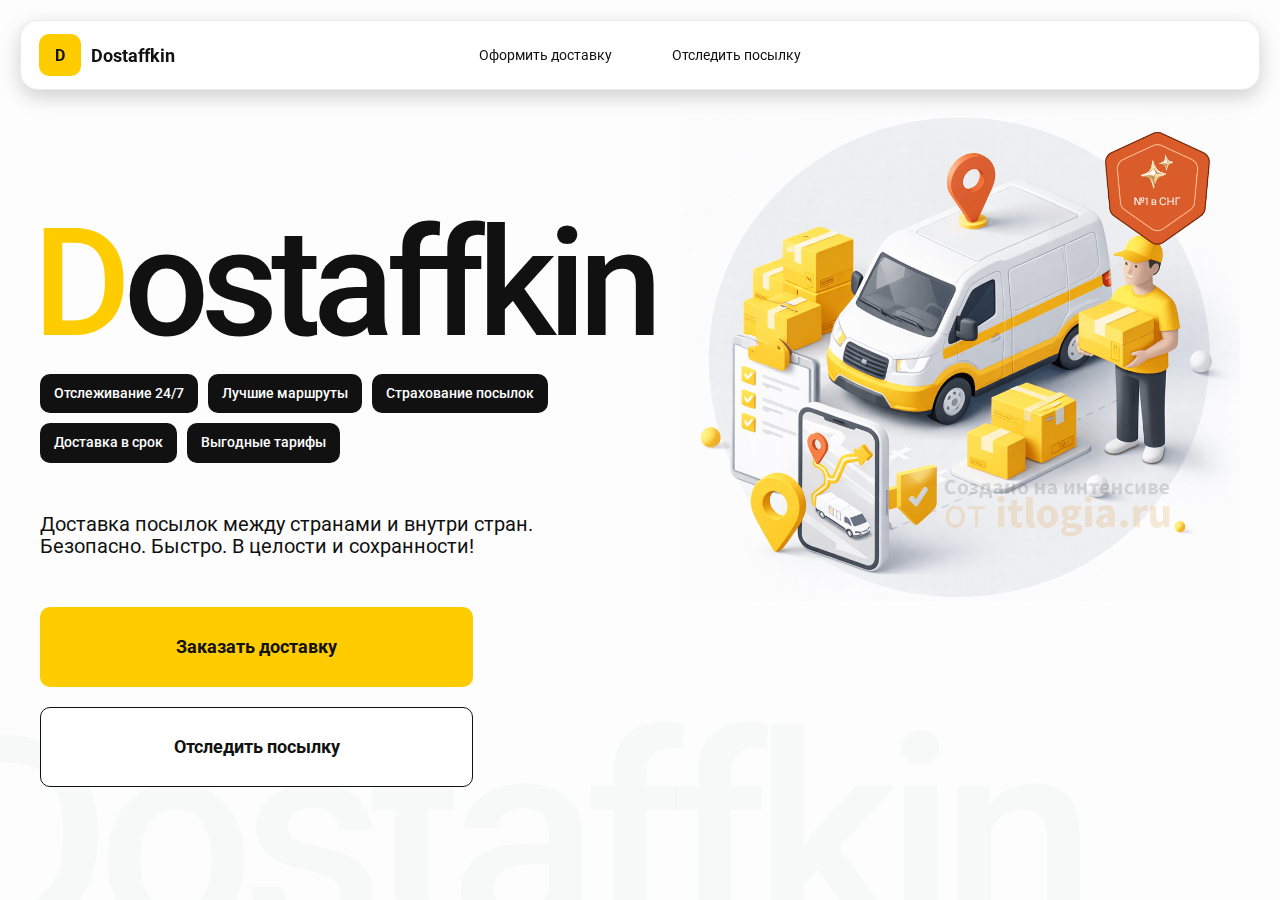
<file: index.html>
<!doctype html>
<html lang="ru">

<head>
    <meta charset="utf-8" />
    <meta name="viewport" content="width=device-width,initial-scale=1,maximum-scale=1,user-scalable=0" />
    <title>Dostaffkin — Доставка посылок между странами и внутри стран. Безопасно. Быстро. В целости и сохранности!
    </title>
    <link rel="stylesheet" href="styles/base.css" />
    <link rel="stylesheet" href="styles/base_adaptive.css" />
    <link rel="stylesheet" href="styles/index.css" />
    <link rel="stylesheet" href="styles/index_adaptive.css" />
</head>

<body>
    <div class="container">
        <header class="header">
            <a class="header-brand" href="#">
                <div class="header-logo">D</div>
                <div class="header-title">Dostaffkin</div>
            </a>
            <nav class="header-menu">
                <a class="header-link" href="./order.html">Оформить <span>доставку</span></a>
                <a class="header-link" href="./track.html">Отследить <span>посылку</span></a>
            </nav>


        </header>
        <main class="main">
            <section class="main-info">
                <div class="main-title">
                    <span>D</span>ostaffkin
                </div>
                <div class="main-features">
                    <div class="main-feature">Отслеживание 24/7</div>
                    <div class="main-feature">Лучшие маршруты</div>
                    <div class="main-feature">Страхование посылок</div>
                    <div class="main-feature">Доставка в срок</div>
                    <div class="main-feature">Выгодные тарифы</div>
                </div>
                <div class="main-description">
                    Доставка посылок между странами и внутри стран.
                    Безопасно. Быстро. В целости и сохранности!
                </div>
                <div class="main-actions">
                    <a class="button" type="button" href="./order.html">Заказать доставку</a>
                    <a class="button button-white" type="button" href="./track.html">Отследить посылку</a>
                </div>
            </section>
            <div class="main-title-ghost">Dostaffkin</div>
            <section class="main-image">
                <img src="images/main-image.png" alt="Main image" />
            </section>
        </main>
    </div>
</body>

</html>
</file>
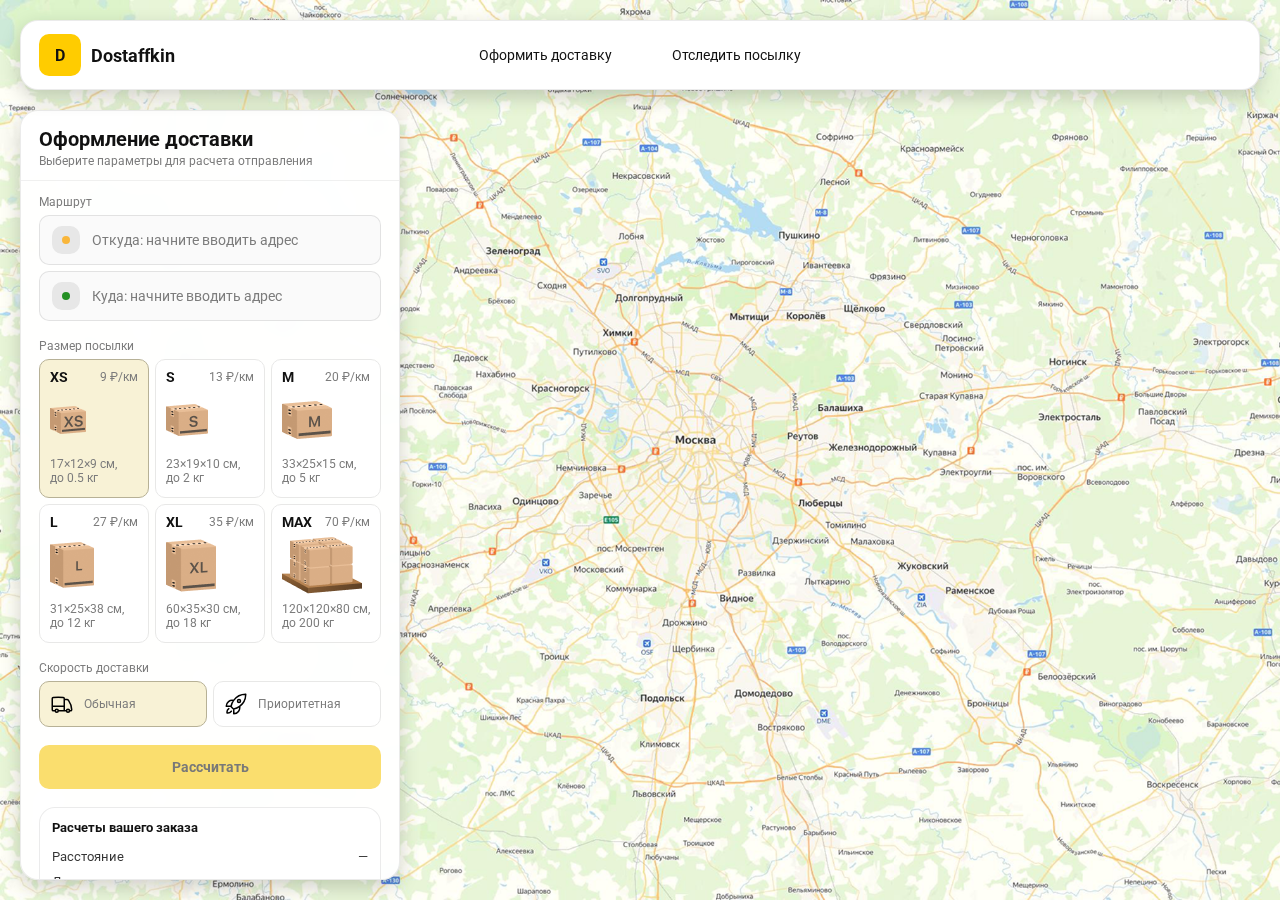
<file: order.html>
<!doctype html>
<html lang="ru">

<head>
    <meta charset="utf-8" />
    <meta name="viewport" content="width=device-width,initial-scale=1,maximum-scale=1,user-scalable=0" />
    <title>Оформление доставки</title>

    <link rel="stylesheet" href="styles/base.css" />
    <link rel="stylesheet" href="styles/base_adaptive.css" />

    <link rel="stylesheet" href="styles/order.css" />
    <link rel="stylesheet" href="styles/order_adaptive.css" />
</head>

<body>
    <div id="map"></div>
    <header class="header">
        <a class="header-brand" href="./index.html">
            <div class="header-logo">D</div>
            <div class="header-title">Dostaffkin</div>
        </a>
        <nav class="header-menu">
            <a class="header-link" href="#">Оформить <span>доставку</span></a>
            <a class="header-link" href="./track.html">Отследить <span>посылку</span></a>
        </nav>


    </header>
    <aside class="main" id="sidebar">
        <div class="main-header">
            <div class="main-title">Оформление доставки</div>
            <div class="main-text">Выберите параметры для расчета отправления</div>
        </div>
        <div class="main-content">
            <div class="main-route">
                <div class="main-block-title">Маршрут</div>
                <div class="main-fields">
                    <div class="main-field" id="fromField">
                        <div class="main-pin"></div>
                        <input id="from" placeholder="Откуда: начните вводить адрес" autocomplete="off" />
                        <div class="main-ac" id="fromAc" role="listbox" aria-label="Подсказки адресов"></div>
                    </div>

                    <div class="main-field" id="toField">
                        <div class="main-pin"></div>
                        <input id="to" placeholder="Куда: начните вводить адрес" autocomplete="off" />
                        <div class="main-ac" id="toAc" role="listbox" aria-label="Подсказки адресов"></div>
                    </div>
                </div>
            </div>
            <div class="main-package">
                <div class="main-block-title">Размер посылки</div>

                <div class="main-sizes">
                    <div class="main-size-card is-active" data-value="xs">
                        <div class="main-size-top">
                            <div class="main-size-label">XS</div>
                            <div class="main-size-rate">9 ₽/км</div>
                        </div>
                        <div class="main-size-media">
                            <img src="images/sizes/xs.png" alt="Короб XS" />
                        </div>
                        <div class="main-size-description">17×12×9 см,<br>до 0.5 кг</div>
                    </div>

                    <div class="main-size-card" data-value="s">
                        <div class="main-size-top">
                            <div class="main-size-label">S</div>
                            <div class="main-size-rate">13 ₽/км</div>
                        </div>
                        <div class="main-size-media">
                            <img src="images/sizes/s.png" alt="Короб S" />
                        </div>
                        <div class="main-size-description">23×19×10 см,<br>до 2 кг</div>
                    </div>

                    <div class="main-size-card" data-value="m">
                        <div class="main-size-top">
                            <div class="main-size-label">M</div>
                            <div class="main-size-rate">20 ₽/км</div>
                        </div>
                        <div class="main-size-media">
                            <img src="images/sizes/m.png" alt="Короб M" />
                        </div>
                        <div class="main-size-description">33×25×15 см,<br>до 5 кг</div>
                    </div>

                    <div class="main-size-card" data-value="l">
                        <div class="main-size-top">
                            <div class="main-size-label">L</div>
                            <div class="main-size-rate">27 ₽/км</div>
                        </div>
                        <div class="main-size-media">
                            <img src="images/sizes/l.png" alt="Короб L" />
                        </div>
                        <div class="main-size-description">31×25×38 см,<br>до 12 кг</div>
                    </div>

                    <div class="main-size-card" data-value="xl">
                        <div class="main-size-top">
                            <div class="main-size-label">XL</div>
                            <div class="main-size-rate">35 ₽/км</div>
                        </div>
                        <div class="main-size-media">
                            <img src="images/sizes/xl.png" alt="Короб XL" />
                        </div>
                        <div class="main-size-description">60×35×30 см,<br>до 18 кг</div>
                    </div>

                    <div class="main-size-card" data-value="max">
                        <div class="main-size-top">
                            <div class="main-size-label">MAX</div>
                            <div class="main-size-rate">70 ₽/км</div>
                        </div>
                        <div class="main-size-media main-size-media-palleta">
                            <img src="images/sizes/max.png" alt="Паллета" />
                        </div>
                        <div class="main-size-description">120×120×80 см,<br>до 200 кг</div>
                    </div>
                </div>
            </div>
            <div class="main-speed">
                <div class="main-block-title">Скорость доставки</div>

                <div class="main-speeds">
                    <div class="main-speed-card is-active" data-value="regular">
                        <img class="main-speed-media" src="images/icons/regular.svg" alt="Regular" />
                        <div class="main-speed-description">Обычная</div>
                    </div>
                    <div class="main-speed-card" data-value="fast">
                        <img class="main-speed-media" src="images/icons/fast.svg" alt="Fast" />
                        <div class="main-speed-description">Приоритетная</div>
                    </div>

                </div>
            </div>
            <div class="main-calculate-block">
                <button id="calc" class="button calculate-button" type="button" disabled>Рассчитать</button>
            </div>
            <div class="main-result" id="result">
                <div class="main-result-title">Расчеты вашего заказа</div>
                <div class="main-result-lines">
                    <div class="main-result-line"><span>Расстояние</span><span id="distanceValue">—</span></div>
                    <div class="main-result-line"><span>Доставим через</span><span id="durationValue">—</span></div>
                    <div class="main-result-line"><span>Тариф</span><span id="rateValue">—</span></div>
                </div>
                <div class="main-price">
                    <div class="main-price-label">Итого</div>
                    <div class="main-price-value" id="totalValue">—</div>
                </div>
            </div>
            <div class="main-order-box">
                <div class="main-order-form" id="orderForm">
                    <div class="main-order-title">Оформление доставки</div>
                    <div class="main-block-info-row">
                        <div class="main-block-title">Контакты</div>
                        <div class="order-fields">
                            <div class="main-field">
                                <input id="customerName" placeholder="Ваше имя" autocomplete="off" />
                            </div>
                            <div class="main-field">
                                <input id="customerPhone" placeholder="Ваш телефон" autocomplete="off"
                                    inputmode="tel" />
                            </div>
                        </div>
                    </div>
                    <div class="main-block-info-row extra-info">
                        <div class="main-block-title">Дополнительная информация</div>
                        <div class="main-field textarea">
                            <textarea id="comment" placeholder="Детали доставки и комментарии"></textarea>
                        </div>
                    </div>
                    <button id="submit" class="button main-submit-request" type="button" disabled>Отправить
                        заявку
                    </button>
                </div>

                <div class="main-order-success" id="orderSuccess">
                    <div class="main-success-icon">✓</div>
                    <div class="main-success-title">Заявка отправлена!</div>
                    <div class="main-success-title">Номер отправления – <span id="orderId"></span></div>
                    <div class="main-success-subtitle">Мы скоро свяжемся с вами</div>
                </div>
            </div>
        </div>
    </aside>

</body>

</html>
</file>
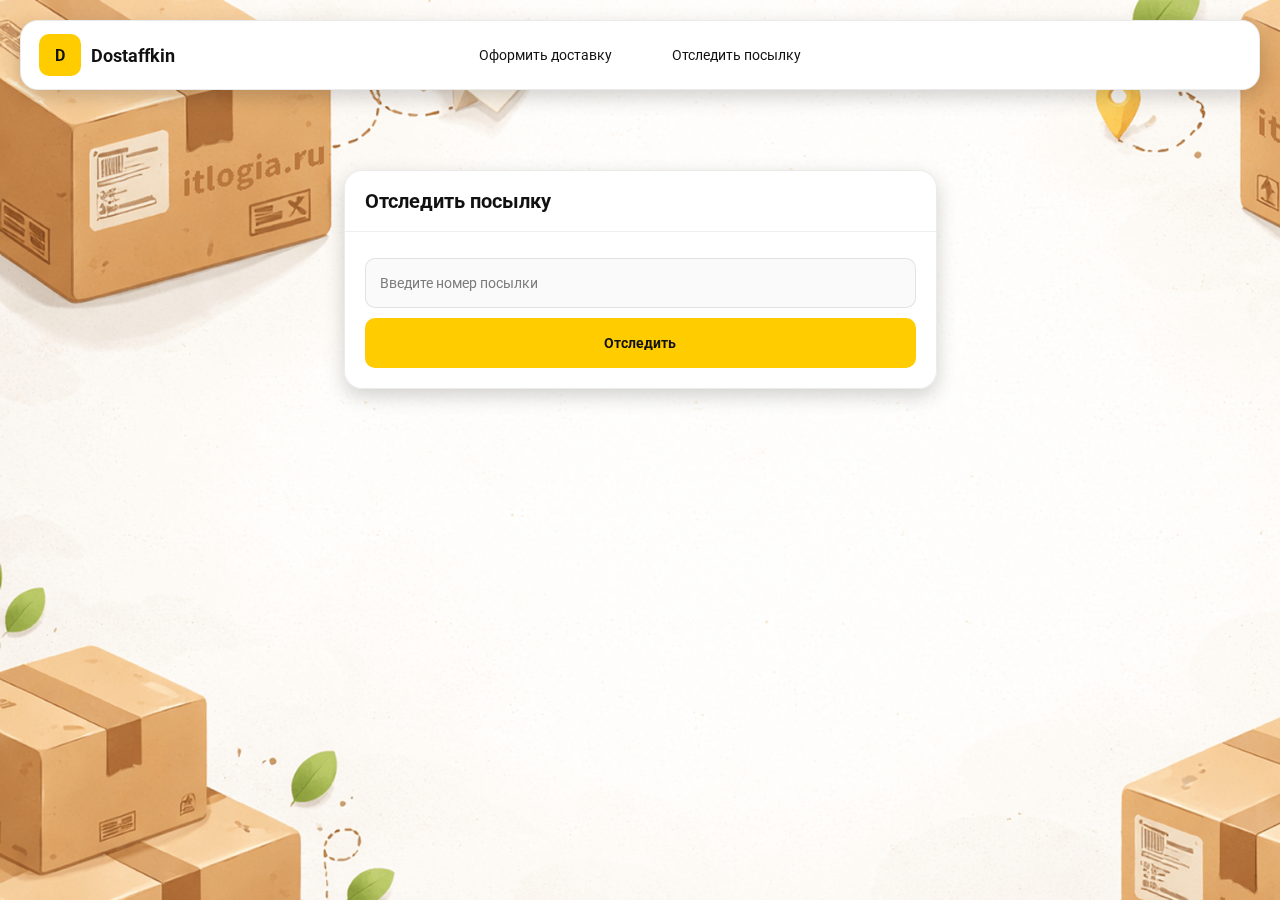
<file: track.html>
<!doctype html>
<html lang="ru">

<head>
    <meta charset="utf-8" />
    <meta name="viewport" content="width=device-width,initial-scale=1,maximum-scale=1,user-scalable=0" />
    <title>Отследить посылку</title>
    <link rel="stylesheet" href="styles/base.css" />
    <link rel="stylesheet" href="styles/base_adaptive.css" />

    <link rel="stylesheet" href="styles/track.css" />
    <link rel="stylesheet" href="styles/track_adaptive.css" />
</head>

<body>
    <div class="container">
        <header class="header">
            <a class="header-brand" href="./index.html">
                <div class="header-logo">D</div>
                <div class="header-title">Dostaffkin</div>
            </a>
            <nav class="header-menu">
                <a class="header-link" href="./order.html">Оформить <span>доставку</span></a>
                <a class="header-link" href="#">Отследить <span>посылку</span></a>
            </nav>
        </header>
        <main class="track-content">
            <section class="track-card track-search">
                <div class="track-title">Отследить посылку</div>
                <div class="track-action">
                    <div class="main-field track-field">
                        <input id="trackNumber" placeholder="Введите номер посылки" autocomplete="off" />
                    </div>
                    <button id="trackButton" class="button track-button" type="button">Отследить</button>
                </div>
            </section>
            <section class="track-card track-result" id="trackResult">
                <div class="track-result-header">
                    <div class="track-id" id="trackIdValue"></div>
                    <div class="track-routes">
                        <div class="track-route">
                            <div class="track-route-pin">
                                <svg xmlns="http://www.w3.org/2000/svg" fill="none" viewBox="0 0 24 24"
                                    stroke-width="1.5" stroke="orange" class="size-6">
                                    <path stroke-linecap="round" stroke-linejoin="round"
                                        d="M15 10.5a3 3 0 1 1-6 0 3 3 0 0 1 6 0Z" />
                                    <path stroke-linecap="round" stroke-linejoin="round"
                                        d="M19.5 10.5c0 7.142-7.5 11.25-7.5 11.25S4.5 17.642 4.5 10.5a7.5 7.5 0 1 1 15 0Z" />
                                </svg>
                            </div>
                            <div class="track-route-address" id="trackFromValue">
                                Откуда: Москва, улица Арбат, 1
                            </div>
                        </div>
                        <div class="track-route track-route-arrow">
                            <svg xmlns="http://www.w3.org/2000/svg" fill="none" viewBox="0 0 24 24" stroke-width="1.5"
                                stroke="currentColor" class="size-6">
                                <path stroke-linecap="round" stroke-linejoin="round"
                                    d="M19.5 13.5 12 21m0 0-7.5-7.5M12 21V3" />
                            </svg>
                        </div>
                        <div class="track-route">
                            <div class="track-route-pin">
                                <svg xmlns="http://www.w3.org/2000/svg" fill="none" viewBox="0 0 24 24"
                                    stroke-width="1.5" stroke="green" class="size-6">
                                    <path stroke-linecap="round" stroke-linejoin="round"
                                        d="M15 10.5a3 3 0 1 1-6 0 3 3 0 0 1 6 0Z" />
                                    <path stroke-linecap="round" stroke-linejoin="round"
                                        d="M19.5 10.5c0 7.142-7.5 11.25-7.5 11.25S4.5 17.642 4.5 10.5a7.5 7.5 0 1 1 15 0Z" />
                                </svg>
                            </div>
                            <div class="track-route-address" id="trackToValue">
                                Куда: Минск, проспект Независимости, 58
                            </div>
                        </div>
                    </div>
                </div>
                <div class="track-info">
                    <div class="track-status-title">Статус данной посылки:</div>
                    <div class="track-status-list" id="trackStatusList">


                        <div class="track-status created">
                            <img src="images/icons/created.svg" class="track-status-icon" alt="Created">
                            <div class="track-status-text">
                                <div class="track-status-text-state">Создан</div>
                                <div class="track-status-text-date">10.01.2026</div>
                            </div>
                        </div>

                        <div class="track-status in-way">
                            <img src="images/icons/in-way.svg" class="track-status-icon" alt="In way">
                            <div class="track-status-text">
                                <div class="track-status-text-state">В пути: Москва</div>
                                <div class="track-status-text-date">18.01.2026</div>
                            </div>
                        </div>

                        <div class="track-status ready">
                            <img src="images/icons/ready.svg" class="track-status-icon" alt="Ready">
                            <div class="track-status-text">
                                <div class="track-status-text-state">Готов к выдаче</div>
                                <div class="track-status-text-date">25.01.2026</div>
                            </div>
                        </div>

                        <div class="track-status done">
                            <img src="images/icons/done.svg" class="track-status-icon" alt="Done">
                            <div class="track-status-text">
                                <div class="track-status-text-state">Вручен</div>
                                <div class="track-status-text-date">27.01.2026</div>
                            </div>
                        </div>

                    </div>
                </div>
            </section>
        </main>
    </div>

</body>

</html>
</file>
<file: styles/base.css>
*,
*::before,
*::after {
    box-sizing: border-box;
}

@font-face {
    font-family: "Roboto";
    src: url("../fonts/Roboto-Regular.ttf");
    font-weight: normal;
}

@font-face {
    font-family: "Roboto";
    src: url("../fonts/Roboto-Bold.ttf");
    font-weight: bold;
}

@font-face {
    font-family: "Roboto";
    src: url("../fonts/Roboto-Medium.ttf");
    font-weight: 500;
}

html,
body {
    margin: 0;
    color: #111111;
    font-family: "Roboto", sans-serif;
}

body {
    background: #FDFDFD;
}

.header {
    border-radius: 18px;
    box-shadow: 0 7px 20px 0 #0000002E;
    backdrop-filter: blur(10px);
    background: #ffffff;
    left: 20px;
    border: 1px solid rgba(0, 0, 0, 0.08);
    position: fixed;
    right: 20px;
    top: 20px;
    padding: 14px 18px;
    height: 70px;
    display: flex;
    align-items: center;
    z-index: 6;
}

.header-brand {
    display: flex;
    align-items: center;
    text-decoration: none;
    gap: 10px;
}

.header-logo {
    width: 42px;
    height: 42px;
    border-radius: 10px;
    background: #FFCC00;
    display: grid;
    place-items: center;
    font-weight: bold;
    color: #111;
}

.header-title {
    font-size: 18px;
    font-weight: bold;
    color: #111111;
    text-decoration: none;
}

.header-menu {
    display: flex;
    align-items: center;
    gap: 60px;
    margin: 0;
    position: absolute;
    left: 50%;
    transform: translateX(-50%);
}

.header-link {
    font-size: 14px;
    color: #111111;
    text-decoration: none;
}

.button {
    border: 0;
    outline: none;
    height: 44px;
    border-radius: 10px;
    font-size: 14px;
    font-weight: bold;
    cursor: pointer;
    font-family: inherit;
    transition: transform .08s ease, opacity .12s ease;
    background: #ffcc00;
    color: #111111;
    text-align: center;
    text-decoration: none;
}

.button:hover {
    background-color: #E5BC19;
}

.button:disabled {
    cursor: not-allowed;
    background-color: #FADE6E;
    color: #787878;
    transform: none;
}

.button.button-white {
    background: #ffffff;
    border: 1px solid #111111;
}

.button.button-white:hover {
    background: rgb(241 241 241);
}

.main-field {
    display: flex;
    align-items: center;
    margin-top: 6px;
    gap: 10px;
    border: 1px solid #1111111A;
    background: #FAFAFA;
    border-radius: 10px;
    padding: 10px 12px;
    position: relative;
    box-sizing: border-box;
    height: 50px;
}

.main-field.textarea {
    height: auto;
}

.main-pin {
    width: 28px;
    height: 28px;
    border-radius: 10px;
    background: rgba(17, 17, 17, 0.08);
    display: grid;
    place-items: center;
    flex: 0 0 auto;
    position: relative;
}

.main-pin::before {
    content: "";
    width: 8px;
    height: 8px;
    border-radius: 999px;
    background: orange;
    opacity: .75;
    display: block;
}

.main-field:last-child .main-pin::before {
    background: green;
    opacity: .85;
}

input,
textarea {
    width: 100%;
    border: 0;
    outline: none;
    background: transparent;
    font-size: 14px;
    color: #111111;
    font-family: inherit;
}

textarea {
    resize: vertical;
    min-height: 72px;
    padding: 2px 0;
}

input::placeholder,
textarea::placeholder {
    color: #7C7C7C;
}

.main-field:focus-within {
    border-color: rgba(0, 0, 0, 0.20);
    box-shadow: 0 0 0 4px rgba(255, 204, 0, 0.35);
    background: rgba(255, 255, 255, 0.75);
}
</file>
<file: styles/base_adaptive.css>
@media (max-width: 767px) {
    .header {
        left: 10px;
        right: 10px;
        top: 10px;
    }

    .header-link span {
        display: none;
    }

    .header-menu {
        gap: 20px;
        justify-content: flex-start;
        margin: 0 0 0 30px;
        position: static;
        transform: none;
    }
}

@media (max-width: 420px) {
    .header-title {
        display: none;
    }
}

@media (max-width: 374px) {
    .header-menu {
        gap: 10px;
        margin: 0 0 0 10px;
    }
}
</file>
<file: styles/index.css>
.container {
    overflow: hidden;
    min-height: 100vh;
}

.main {
    padding: 111px 40px 40px;
    position: relative;
    display: flex;
}

.main-info {
    max-width: 840px;
    width: 100%;
    position: relative;
}

.main-title {
    margin-top: 98px;
    font-weight: 500;
    font-size: 200px;
    line-height: 1;
    letter-spacing: -0.05em;
    color: #111111;
    left: -15px;
    position: relative;
}

.main-title span {
    color: #ffcc00;
}

.main-features {
    margin-top: 15px;
    display: flex;
    flex-wrap: wrap;
    gap: 10px;
}

.main-feature {
    background: #111111;
    color: #ffffff;
    padding: 12px 14px;
    font-weight: 500;
    font-size: 14px;
    line-height: 1.1;
    border-radius: 10px;
}

.main-description {
    margin-top: 50px;
    max-width: 500px;
    font-size: 20px;
    line-height: 1.1;
    color: #111111;
}

.main-actions {
    margin-top: 50px;
    display: flex;
    flex-direction: column;
    gap: 20px;
}

.main-actions .button {
    height: 80px;
    width: 433px;
    font-size: 18px;
    font-weight: bold;
    place-items: center;
    display: grid;
}

.main-title-ghost {
    position: absolute;
    z-index: -1;
    left: -70px;
    bottom: -150px;
    font-weight: 500;
    font-size: 278px;
    line-height: 1;
    letter-spacing: -0.05em;
    color: #ECEDF04D;
}

.main-image {
    width: 1024px;
    top: 100px;
    z-index: -2;
}

.main-image img {
    width: 100%;
    max-width: 1024px;
    height: auto;
    display: block;
}
</file>
<file: styles/index_adaptive.css>
@media (max-width: 1760px) {
    .main-title {
        font-size: 150px;
        left: -7px;
    }

    .main-info {
        max-width: 640px;
    }
}

@media (max-width: 1200px) {
    .main-info {
        max-width: 540px;
    }

    .main {
        padding: 111px 20px 20px;
    }

    .main-title {
        font-size: 120px;
        left: -4px;
    }

    .main-title-ghost {
        font-size: 220px;
    }
}

@media (max-width: 1024px) {
    .main-title {
        margin-top: 30px;
    }

    .main {
        flex-direction: column-reverse;
    }

    .main-image {
        max-width: 350px;
        position: absolute;
        left: 370px;
        top: 370px;
    }

    .main-info {
        max-width: 100%;
    }

    .main-actions {
        gap: 10px;
    }

    .main-actions .button {
        height: 50px;
        font-size: 14px;
        width: auto;
        max-width: 300px;
    }

    .main-description {
        max-width: 350px;
    }
}

@media (max-width: 570px) {
    .main-title {
        font-size: 88px;
    }

    .main-description {
        max-width: 100%
    }

    .main-actions {
        width: 100%;
    }

    .main-actions .button {
        width: 100%;
        max-width: 100%
    }

    .main-image {
        max-width: 650px;
        position: absolute;
        left: 170px;
        top: 70px;
        opacity: 0.2;
    }
}

@media (max-width: 400px) {
    .main-title {
        font-size: 70px;
    }
}
</file>
<file: styles/order.css>
#map {
    background-image: url("../images/order-bg.png");
    background-size: cover;
    position: fixed;
    inset: 0;
}

.main {
    border-radius: 18px;
    box-shadow: 0 7px 20px 0 #0000002E;
    backdrop-filter: blur(10px);
    background: rgba(255, 255, 255, 0.96);
    left: 20px;
    border: 1px solid rgba(0, 0, 0, 0.08);
    position: fixed;
    top: 110px;
    bottom: 20px;
    width: 380px;
    display: flex;
    flex-direction: column;
    overflow: hidden;
    z-index: 5;
}

.main-header {
    padding: 18px 18px 12px 18px;
    border-bottom: 1px solid rgba(0, 0, 0, 0.06);
    display: flex;
    flex-direction: column;
}

.main-title {
    font-size: 20px;
    line-height: 100%;
    font-weight: bold;
}

.main-text {
    font-size: 12px;
    margin-top: 5px;
    color: #7C7C7C;
}

.main-content {
    padding: 14px 18px 18px 18px;
    overflow: auto;
    scrollbar-width: none;
    display: flex;
    flex-direction: column;
    gap: 18px;
    flex: 1;
}

.main-block-title {
    font-size: 12px;
    color: #7C7C7C;
}

.main-route .main-block-title,
.main-package .main-block-title {
    margin-bottom: 6px;
}

.main-sizes {
    display: grid;
    gap: 6px;
    grid-template-columns: repeat(3, 1fr);
}

.main-size-card {
    border: 1px solid #E8E8E7;
    background: #FFFFFF;
    border-radius: 10px;
    padding: 10px;
    cursor: pointer;
    user-select: none;
    transition: transform .08s ease, border-color .12s ease, background .12s ease;
    min-height: 139px;
}

.main-size-card:hover {
    transform: translateY(-1px);
}

.main-size-card.is-active {
    background-color: #F8F2D6;
    border-color: #B7B196;
}

.main-size-top {
    display: flex;
    align-items: center;
    justify-content: space-between;
}

.main-size-label {
    font-weight: bold;
    font-size: 14px;
    color: #111111;
    line-height: 100%;
}

.main-size-rate {
    font-size: 12px;
    color: #7C7C7C;
    line-height: 100%;
}

.main-size-media {
    margin-top: 8px;
    height: 57px;
}

.main-size-description {
    margin-top: 8px;
    font-size: 12px;
    color: #7C7C7C;
    line-height: 1.2;
}

.calculate-button {
    width: 100%;
}

.main-result {
    border: 1px solid rgba(0, 0, 0, 0.08);
    background: rgba(255, 255, 255, 0.75);
    border-radius: 16px;
    padding: 12px;
    line-height: 1.25;
}

.main-result-title {
    font-weight: bold;
    font-size: 13px;
    color: #111111;
    margin-bottom: 13px;
}

.main-result-lines {
    gap: 8px;
    display: flex;
    flex-direction: column;
}

.main-result-line {
    font-size: 13px;
    color: rgba(17, 17, 17, 0.85);
    display: flex;
    justify-content: space-between;
}

.main-price {
    margin-top: 18px;
    padding-top: 10px;
    border-top: 1px dashed rgba(0, 0, 0, 0.12);
    display: flex;
    align-items: baseline;
    justify-content: space-between;
}

.main-price-label {
    font-size: 12px;
    color: rgba(17, 17, 17, 0.55);
}

.main-price-value {
    font-size: 20px;
    font-weight: bold;
    color: #111111;
    letter-spacing: -0.3px;
}

.main-order-box {
    background: #ffffff;
    border: 1px solid #E8E8E7;
    border-radius: 10px;
    padding: 12px;
}

.main-order-title {
    margin-bottom: 8px;
    font-weight: bold;
    font-size: 14px;
    color: #111111;
}

.main-block-info {
    display: flex;
    flex-direction: column;
    gap: 6px;
}

.order-fields {
    display: grid;
    grid-template-columns: 1fr 1fr;
    column-gap: 10px;
    margin-top: 6px;
}

.main-block-info-row.extra-info {
    display: block;
    margin-top: 13px;
}

.main-submit-request {
    width: 100%;
    margin-top: 6px;
}

.main-order-success {
    display: none;
    text-align: center;
    padding: 22px 12px;
    gap: 12px;
}

.main-order-success.is-visible {
    display: flex;
    flex-direction: column;
    align-items: center;
}

.main-success-icon {
    width: 56px;
    height: 56px;
    border-radius: 50%;
    background: #16a34a;
    color: #ffffff;
    display: grid;
    place-items: center;
    font-size: 30px;
}

.main-success-title {
    font-size: 14px;
    font-weight: bold;
    color: #111111;
}

.main-success-subtitle {
    font-size: 12px;
    color: rgba(17, 17, 17, 0.55);
    line-height: 1.3;
}

.main-speed .main-block-title {
    margin-bottom: 6px;
}

.main-speeds {
    display: grid;
    gap: 6px;
    grid-template-columns: repeat(2, 1fr);
}

.main-speed-card {
    border: 1px solid #E8E8E7;
    background: #FFFFFF;
    border-radius: 10px;
    padding: 10px;
    cursor: pointer;
    user-select: none;
    transition: transform .08s ease, border-color .12s ease, background .12s ease;
    display: flex;
    align-items: center;
    gap: 10px;
}

.main-speed-card:hover {
    transform: translateY(-1px);
}

.main-speed-card.is-active {
    background-color: #F8F2D6;
    border-color: #B7B196;
}

.main-speed-description {
    font-size: 12px;
    color: #7C7C7C;
    line-height: 1.2;
}
</file>
<file: styles/order_adaptive.css>
@media (max-width: 767px) {
    .main {
        left: 10px;
        right: 10px;
        top: 50%;
        bottom: 12px;
        width: auto;
        max-width: none;
    }
}

@media (max-width: 420px) {
    .main-sizes {
        grid-template-columns: repeat(2, 1fr);
    }
}
</file>
<file: styles/track.css>
.container {
    background: #F4F4F4 url("../images/track-bg.png");
    background-size: cover;
    min-height: 100vh;
    padding: 170px 0 50px 0;
}

.track-content {
    width: 593px;
    margin: 0 auto;
}

.track-card {
    width: 100%;
    border-radius: 18px;
    box-shadow: 0 7px 20px 0 #0000002E;
    backdrop-filter: blur(10px);
    background: rgba(255, 255, 255, 0.96);
    border: 1px solid rgba(0, 0, 0, 0.08);
}

.track-title {
    font-size: 20px;
    line-height: 100%;
    font-weight: bold;
    border-bottom: 1px solid #EEEEEE;
    padding: 20px;
}

.track-action {
    padding: 20px;
}

.track-button {
    width: 100%;
    height: 50px;
}

.track-field {
    margin-bottom: 10px;
}

.track-result {
    margin-top: 5px;
    display: none;
}

.track-result.is-visible {
    display: block;
}

.track-result-header {
    font-weight: bold;
    font-size: 14px;
    color: #111111;
    padding: 20px;
    border-bottom: 1px solid #EEEEEE;
}

.track-id {
    margin-bottom: 12px;
    font-size: 20px;
}

.track-routes {
    display: flex;
    flex-direction: column;
    gap: 10px;
    font-weight: normal;
}

.track-route {
    display: flex;
    align-items: center;
    gap: 10px;
}

.track-route-pin {
    width: 24px;
    height: 24px;
    flex-shrink: 0;
}

.track-route-arrow {
    padding: 15px 0;
    width: 24px;
    height: 24px;
}

.track-info {
    padding: 20px;
}

.track-status {
    display: flex;
    align-items: center;
    font-size: 12px;
    gap: 10px;
}

.track-status-title {
    font-size: 14px;
    color: #111111;
    margin-bottom: 20px;
}

.track-status-list {
    display: flex;
    flex-direction: column;
    gap: 15px;
}

.track-status-icon {
    width: 40px;
    height: 40px;
    border-radius: 50%;
    background: rgba(17, 17, 17, 0.08);
    display: grid;
    place-items: center;
    flex: 0 0 auto;
}

.track-status.created .track-status-icon {
    background-color: #F1CB00;
}

.track-status.in-way .track-status-icon {
    background-color: #F08A11;
}

.track-status.ready .track-status-icon {
    background-color: #A35D0A;
}

.track-status.done .track-status-icon {
    background-color: #37C93B;
}

.track-status-text {
    display: flex;
    align-items: center;
    justify-content: space-between;
    color: #111111;
    font-size: 12px;
    flex: 1;
}

.track-status-date {
    color: rgba(17, 17, 17, 0.55);
}
</file>
<file: styles/track_adaptive.css>
@media (max-width: 767px) {
    .container {
        padding: 130px 0 50px 0;
    }

    .track-content {
        width: 100%;
        padding-left: 10px;
        padding-right: 10px;
    }

    .track-result-header {
        padding: 20px;
    }
}
</file>
